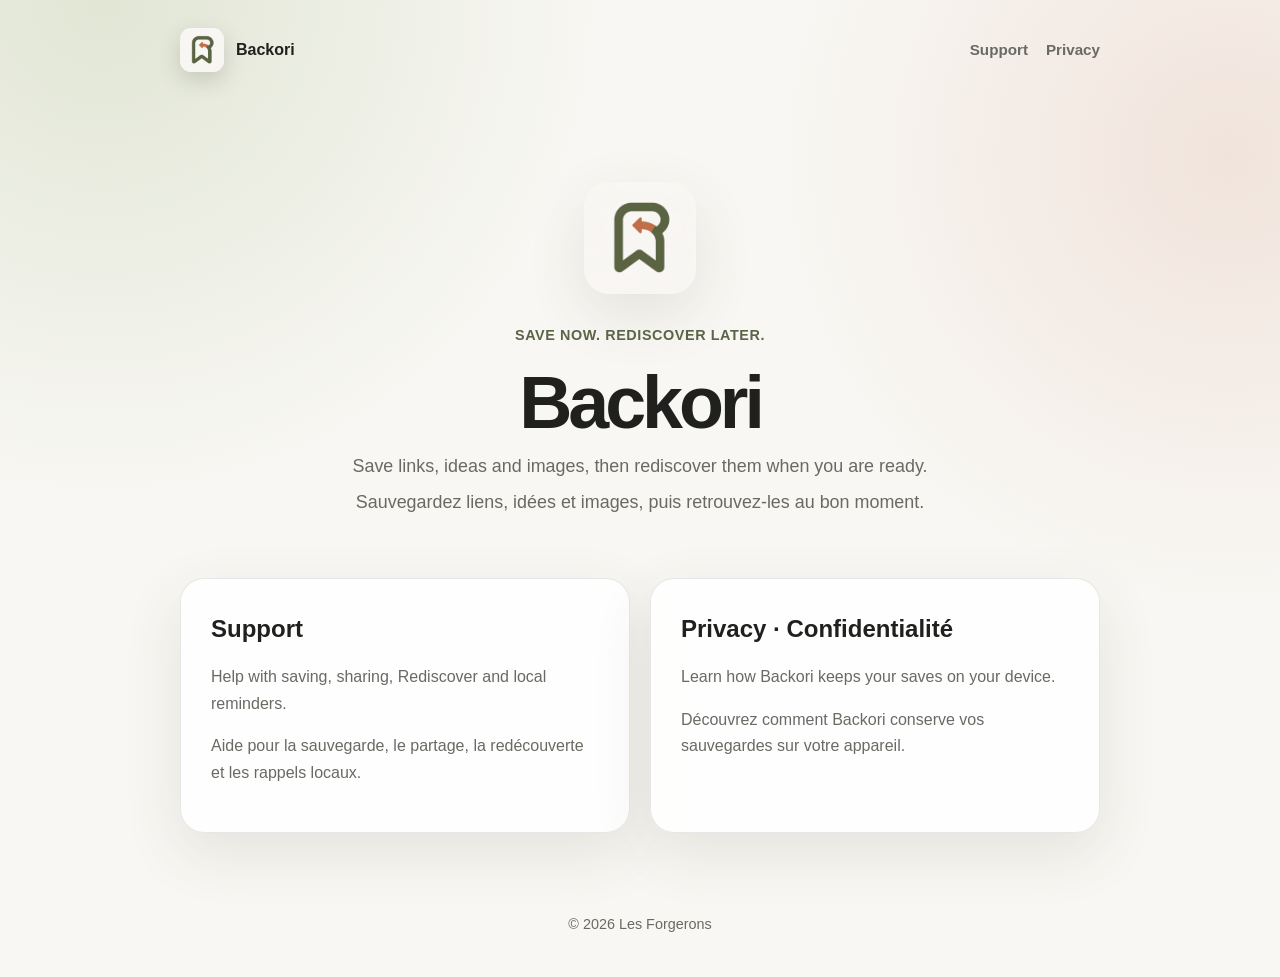
<file: index.html>
<!doctype html>
<html lang="en">
  <head>
    <meta charset="utf-8">
    <meta name="viewport" content="width=device-width, initial-scale=1">
    <meta name="description" content="Backori support and privacy information.">
    <title>Backori</title>
    <link rel="icon" href="assets/app-icon.png">
    <link rel="stylesheet" href="styles.css">
  </head>
  <body>
    <div class="shell">
      <header>
        <a class="brand" href="./">
          <img src="assets/app-icon.png" alt="">
          <span>Backori</span>
        </a>
        <nav aria-label="Main navigation">
          <a href="support/">Support</a>
          <a href="privacy/">Privacy</a>
        </nav>
      </header>

      <main>
        <section class="hero">
          <img src="assets/app-icon.png" alt="Backori app icon">
          <p class="eyebrow">Save now. Rediscover later.</p>
          <h1>Backori</h1>
          <p>Save links, ideas and images, then rediscover them when you are ready.</p>
          <p lang="fr">Sauvegardez liens, idées et images, puis retrouvez-les au bon moment.</p>
        </section>

        <section class="grid" aria-label="Information pages">
          <a class="card" href="support/">
            <h2>Support</h2>
            <p>Help with saving, sharing, Rediscover and local reminders.</p>
            <p lang="fr">Aide pour la sauvegarde, le partage, la redécouverte et les rappels locaux.</p>
          </a>
          <a class="card" href="privacy/">
            <h2>Privacy · Confidentialité</h2>
            <p>Learn how Backori keeps your saves on your device.</p>
            <p lang="fr">Découvrez comment Backori conserve vos sauvegardes sur votre appareil.</p>
          </a>
        </section>
      </main>

      <footer>© 2026 Les Forgerons</footer>
    </div>
  </body>
</html>
</file>
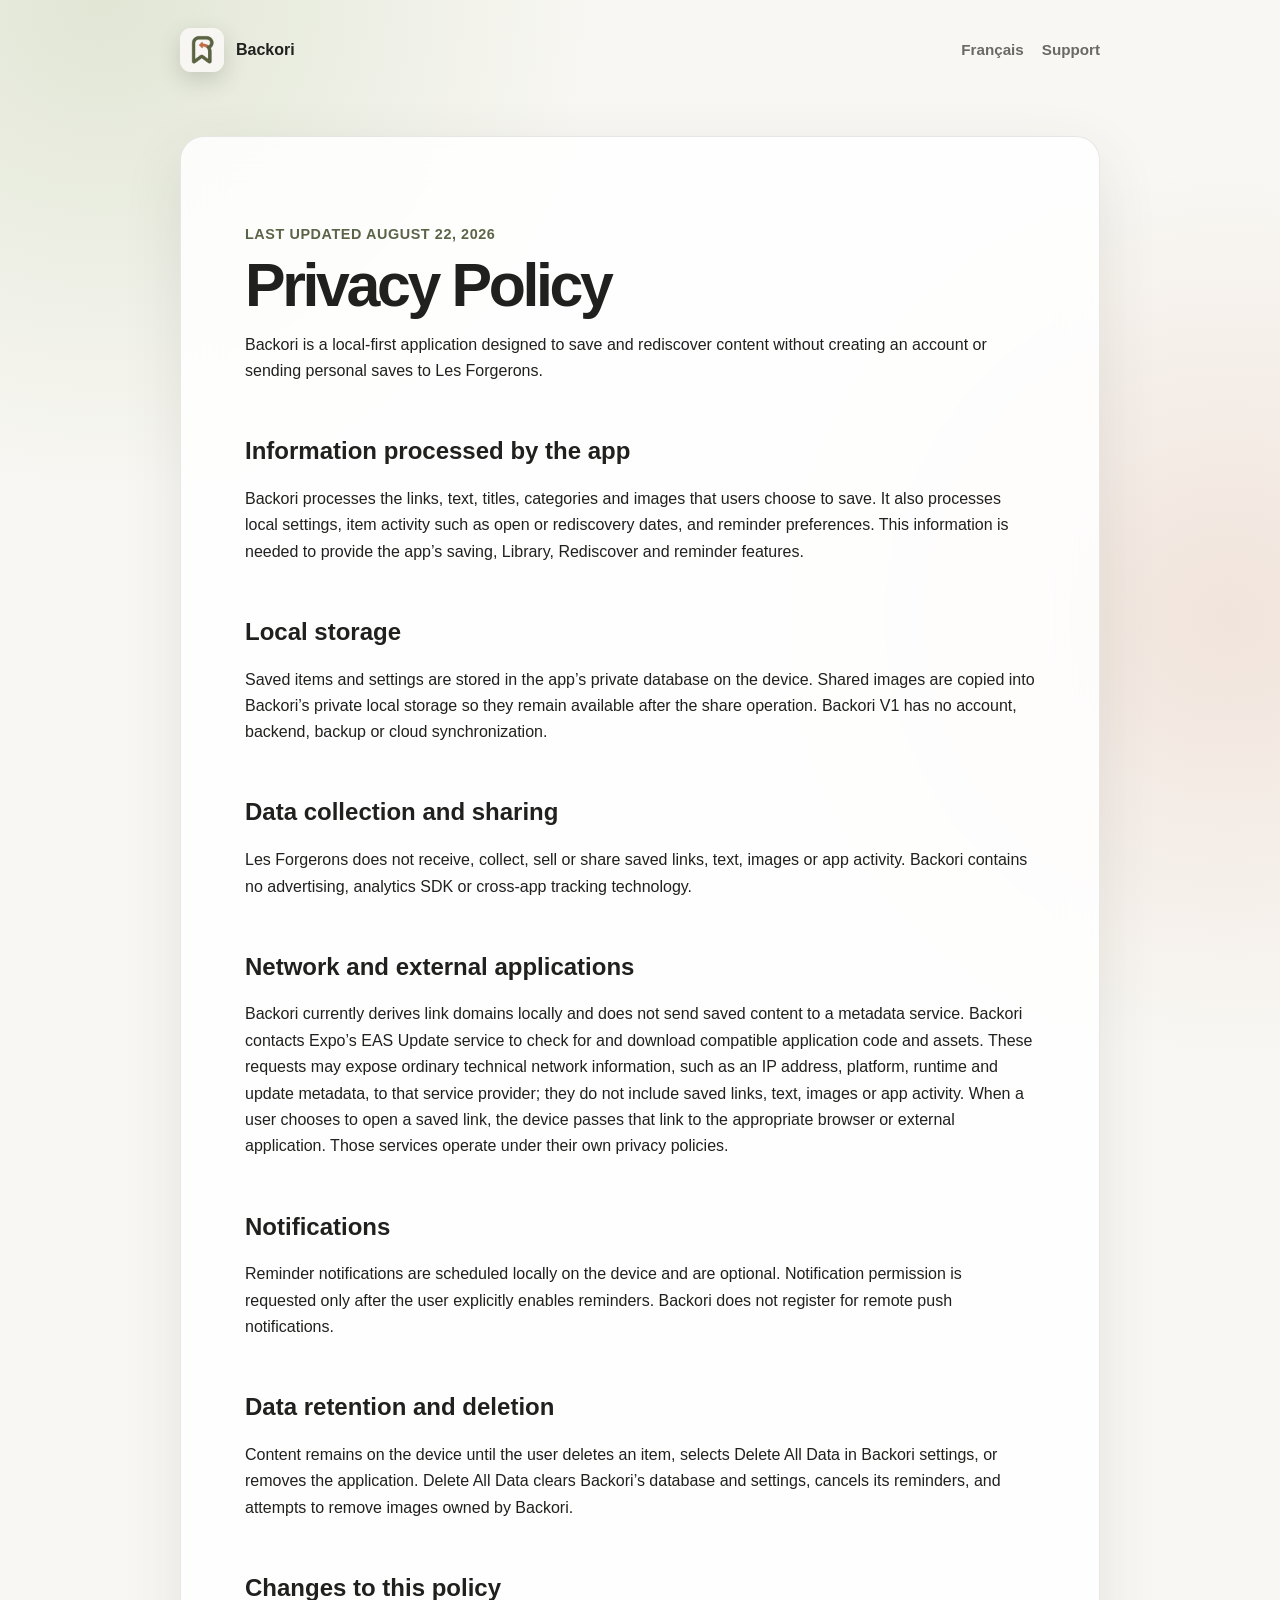
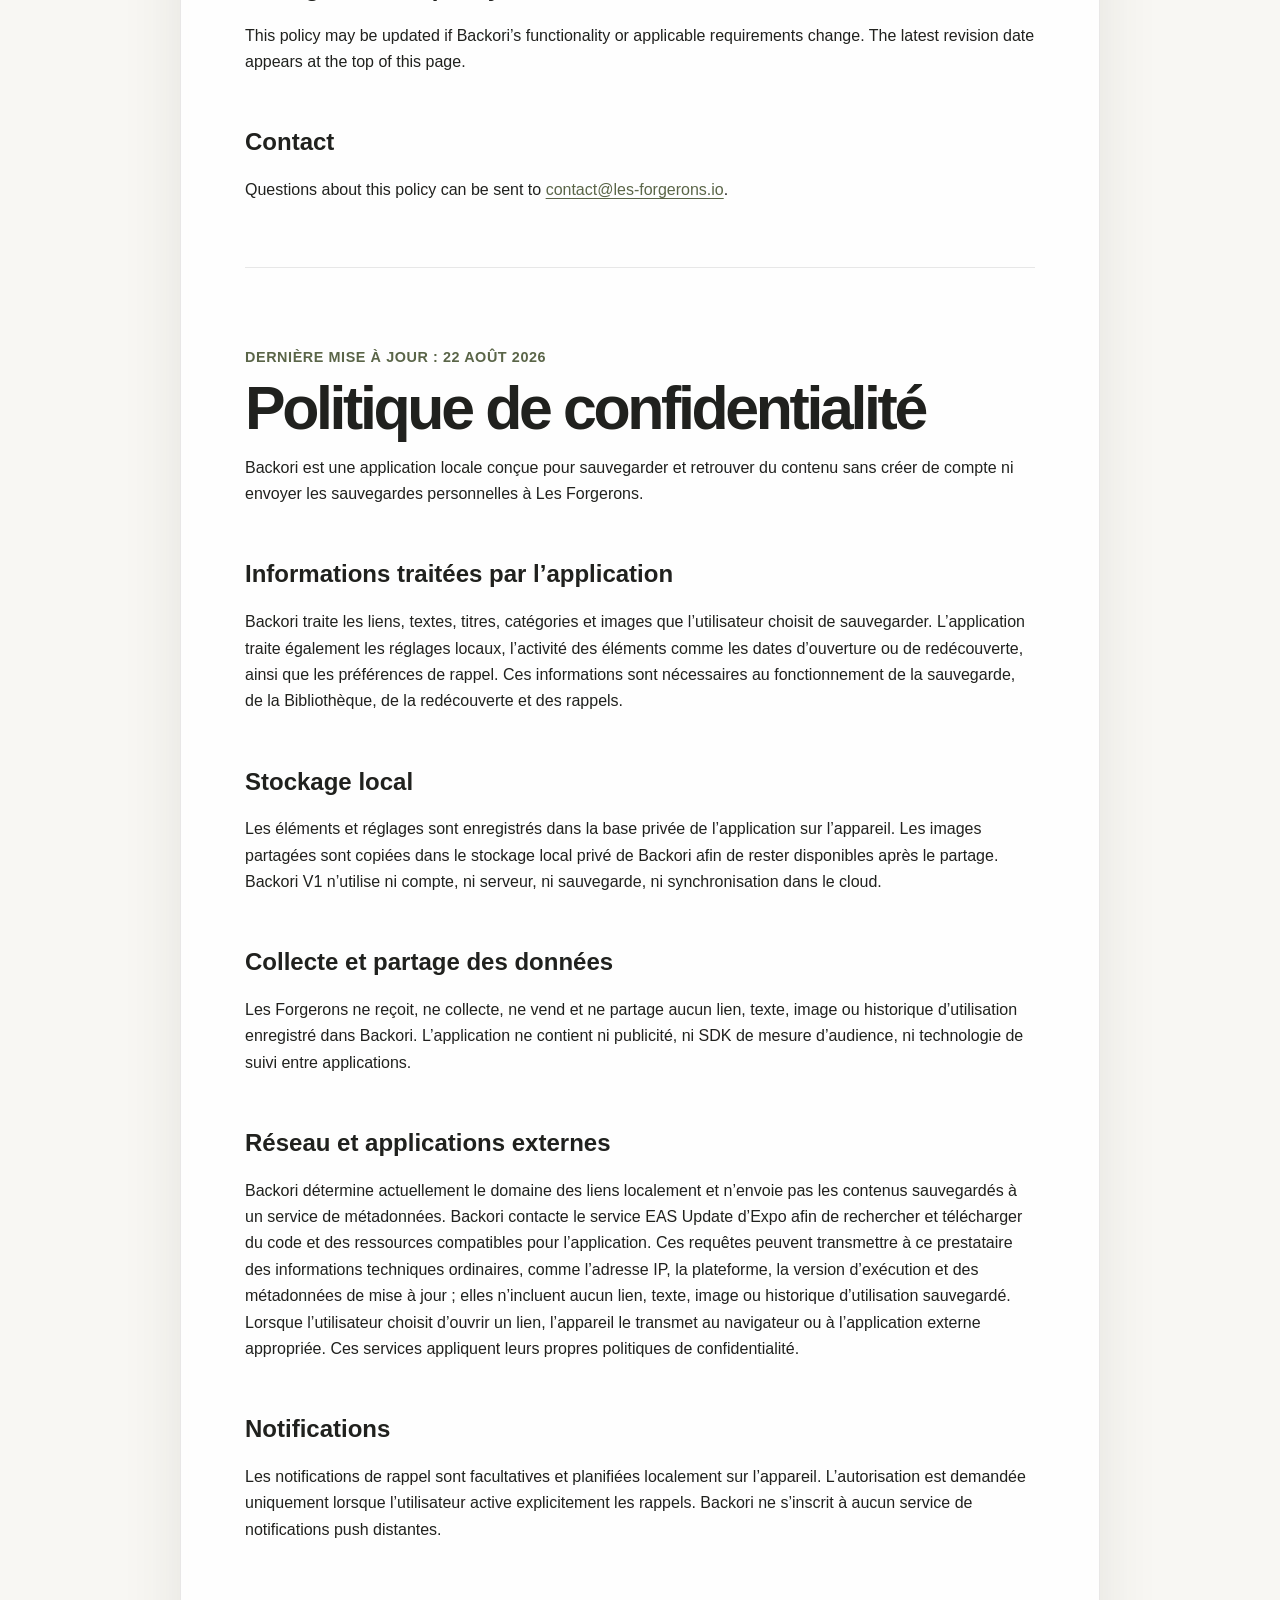
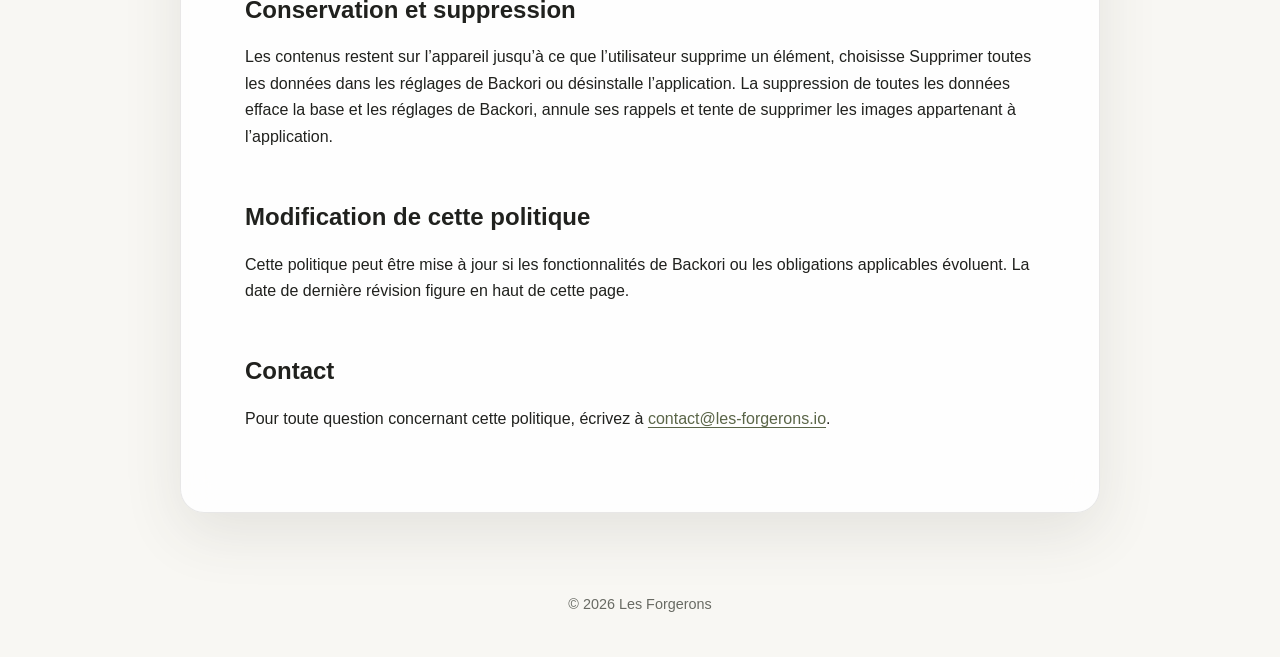
<file: privacy/index.html>
<!doctype html>
<html lang="en">
  <head>
    <meta charset="utf-8">
    <meta name="viewport" content="width=device-width, initial-scale=1">
    <meta name="description" content="Backori privacy policy.">
    <title>Privacy Policy — Backori</title>
    <link rel="icon" href="../assets/app-icon.png">
    <link rel="stylesheet" href="../styles.css">
  </head>
  <body>
    <div class="shell">
      <header>
        <a class="brand" href="../">
          <img src="../assets/app-icon.png" alt="">
          <span>Backori</span>
        </a>
        <nav aria-label="Main navigation">
          <a href="#fr">Français</a>
          <a href="../support/">Support</a>
        </nav>
      </header>

      <main class="document">
        <section class="language-block" lang="en">
          <p class="eyebrow">Last updated August 22, 2026</p>
          <h1>Privacy Policy</h1>
          <p>Backori is a local-first application designed to save and rediscover content without creating an account or sending personal saves to Les Forgerons.</p>

          <h2>Information processed by the app</h2>
          <p>Backori processes the links, text, titles, categories and images that users choose to save. It also processes local settings, item activity such as open or rediscovery dates, and reminder preferences. This information is needed to provide the app’s saving, Library, Rediscover and reminder features.</p>

          <h2>Local storage</h2>
          <p>Saved items and settings are stored in the app’s private database on the device. Shared images are copied into Backori’s private local storage so they remain available after the share operation. Backori V1 has no account, backend, backup or cloud synchronization.</p>

          <h2>Data collection and sharing</h2>
          <p>Les Forgerons does not receive, collect, sell or share saved links, text, images or app activity. Backori contains no advertising, analytics SDK or cross-app tracking technology.</p>

          <h2>Network and external applications</h2>
          <p>Backori currently derives link domains locally and does not send saved content to a metadata service. Backori contacts Expo’s EAS Update service to check for and download compatible application code and assets. These requests may expose ordinary technical network information, such as an IP address, platform, runtime and update metadata, to that service provider; they do not include saved links, text, images or app activity. When a user chooses to open a saved link, the device passes that link to the appropriate browser or external application. Those services operate under their own privacy policies.</p>

          <h2>Notifications</h2>
          <p>Reminder notifications are scheduled locally on the device and are optional. Notification permission is requested only after the user explicitly enables reminders. Backori does not register for remote push notifications.</p>

          <h2>Data retention and deletion</h2>
          <p>Content remains on the device until the user deletes an item, selects Delete All Data in Backori settings, or removes the application. Delete All Data clears Backori’s database and settings, cancels its reminders, and attempts to remove images owned by Backori.</p>

          <h2>Changes to this policy</h2>
          <p>This policy may be updated if Backori’s functionality or applicable requirements change. The latest revision date appears at the top of this page.</p>

          <h2>Contact</h2>
          <p>Questions about this policy can be sent to <a href="mailto:contact@les-forgerons.io">contact@les-forgerons.io</a>.</p>
        </section>

        <section class="language-block" id="fr" lang="fr">
          <p class="eyebrow">Dernière mise à jour : 22 août 2026</p>
          <h1>Politique de confidentialité</h1>
          <p>Backori est une application locale conçue pour sauvegarder et retrouver du contenu sans créer de compte ni envoyer les sauvegardes personnelles à Les Forgerons.</p>

          <h2>Informations traitées par l’application</h2>
          <p>Backori traite les liens, textes, titres, catégories et images que l’utilisateur choisit de sauvegarder. L’application traite également les réglages locaux, l’activité des éléments comme les dates d’ouverture ou de redécouverte, ainsi que les préférences de rappel. Ces informations sont nécessaires au fonctionnement de la sauvegarde, de la Bibliothèque, de la redécouverte et des rappels.</p>

          <h2>Stockage local</h2>
          <p>Les éléments et réglages sont enregistrés dans la base privée de l’application sur l’appareil. Les images partagées sont copiées dans le stockage local privé de Backori afin de rester disponibles après le partage. Backori V1 n’utilise ni compte, ni serveur, ni sauvegarde, ni synchronisation dans le cloud.</p>

          <h2>Collecte et partage des données</h2>
          <p>Les Forgerons ne reçoit, ne collecte, ne vend et ne partage aucun lien, texte, image ou historique d’utilisation enregistré dans Backori. L’application ne contient ni publicité, ni SDK de mesure d’audience, ni technologie de suivi entre applications.</p>

          <h2>Réseau et applications externes</h2>
          <p>Backori détermine actuellement le domaine des liens localement et n’envoie pas les contenus sauvegardés à un service de métadonnées. Backori contacte le service EAS Update d’Expo afin de rechercher et télécharger du code et des ressources compatibles pour l’application. Ces requêtes peuvent transmettre à ce prestataire des informations techniques ordinaires, comme l’adresse IP, la plateforme, la version d’exécution et des métadonnées de mise à jour ; elles n’incluent aucun lien, texte, image ou historique d’utilisation sauvegardé. Lorsque l’utilisateur choisit d’ouvrir un lien, l’appareil le transmet au navigateur ou à l’application externe appropriée. Ces services appliquent leurs propres politiques de confidentialité.</p>

          <h2>Notifications</h2>
          <p>Les notifications de rappel sont facultatives et planifiées localement sur l’appareil. L’autorisation est demandée uniquement lorsque l’utilisateur active explicitement les rappels. Backori ne s’inscrit à aucun service de notifications push distantes.</p>

          <h2>Conservation et suppression</h2>
          <p>Les contenus restent sur l’appareil jusqu’à ce que l’utilisateur supprime un élément, choisisse Supprimer toutes les données dans les réglages de Backori ou désinstalle l’application. La suppression de toutes les données efface la base et les réglages de Backori, annule ses rappels et tente de supprimer les images appartenant à l’application.</p>

          <h2>Modification de cette politique</h2>
          <p>Cette politique peut être mise à jour si les fonctionnalités de Backori ou les obligations applicables évoluent. La date de dernière révision figure en haut de cette page.</p>

          <h2>Contact</h2>
          <p>Pour toute question concernant cette politique, écrivez à <a href="mailto:contact@les-forgerons.io">contact@les-forgerons.io</a>.</p>
        </section>
      </main>

      <footer>© 2026 Les Forgerons</footer>
    </div>
  </body>
</html>
</file>
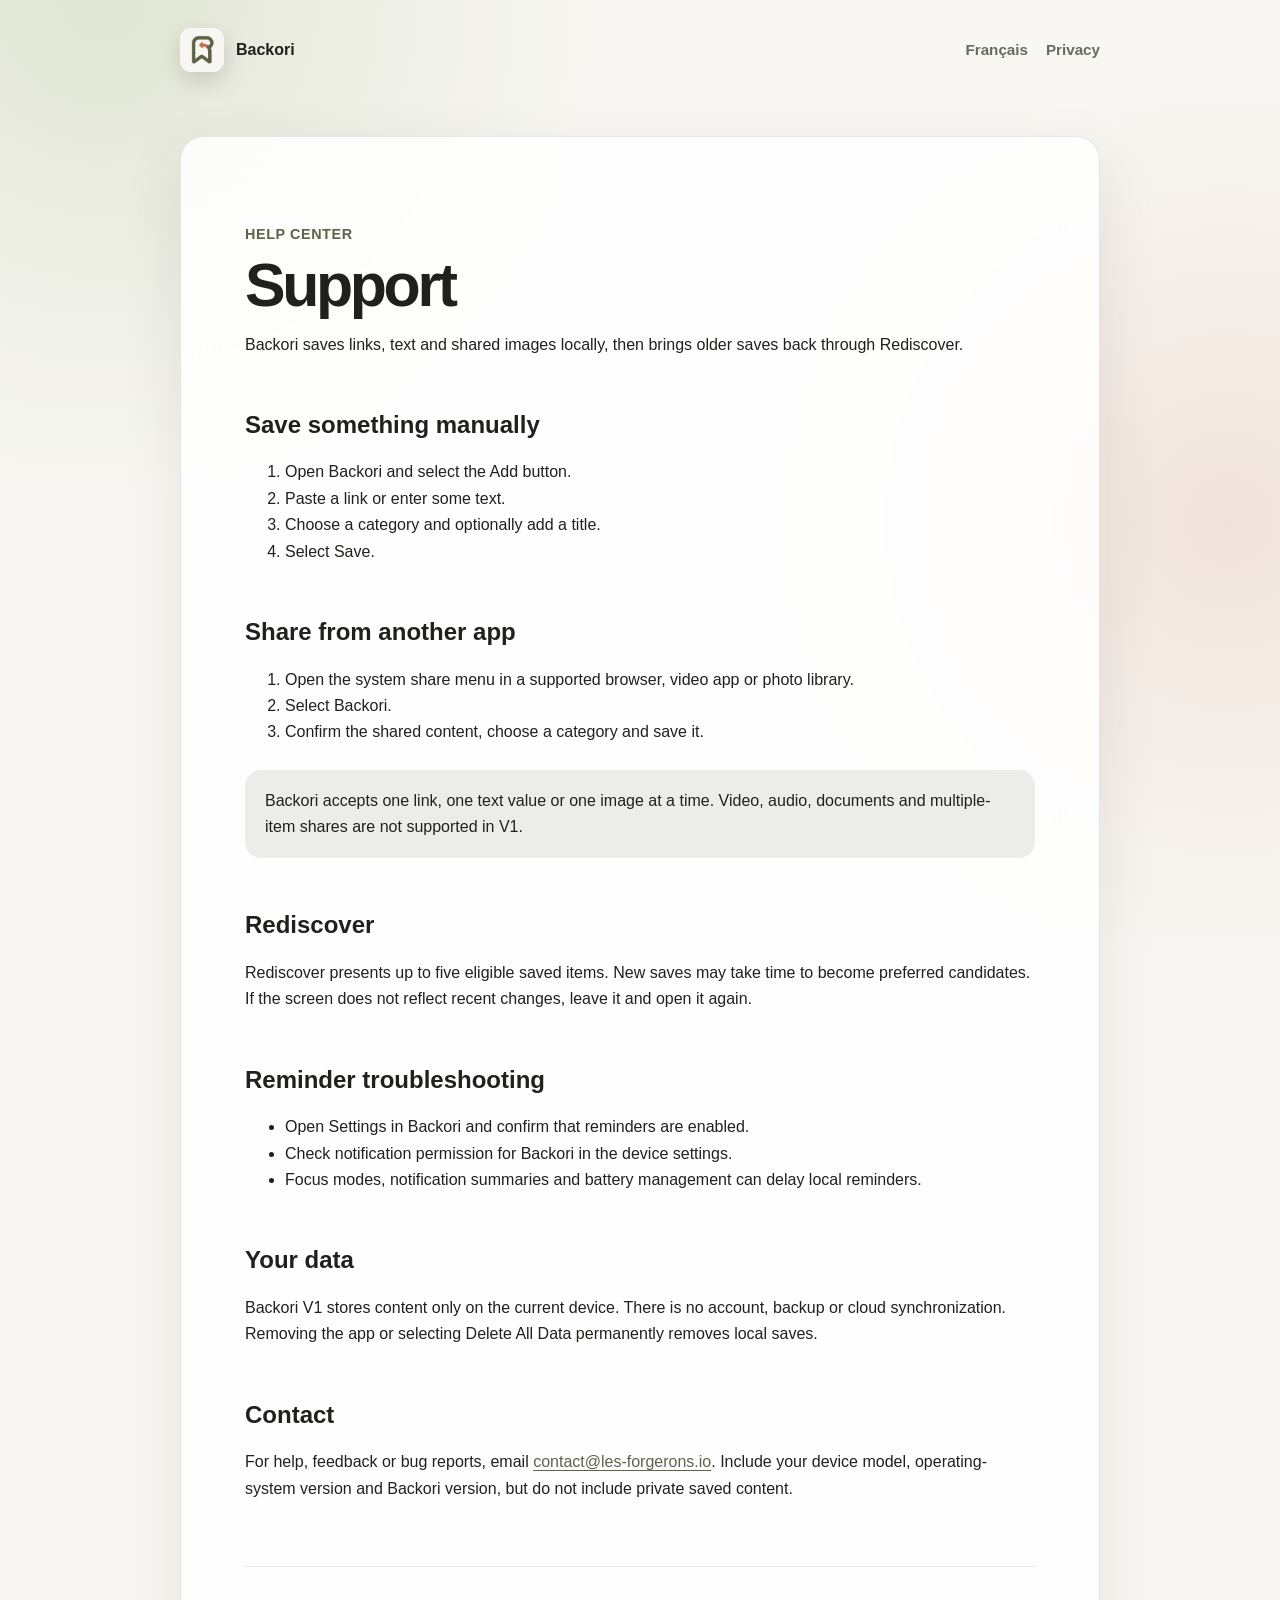
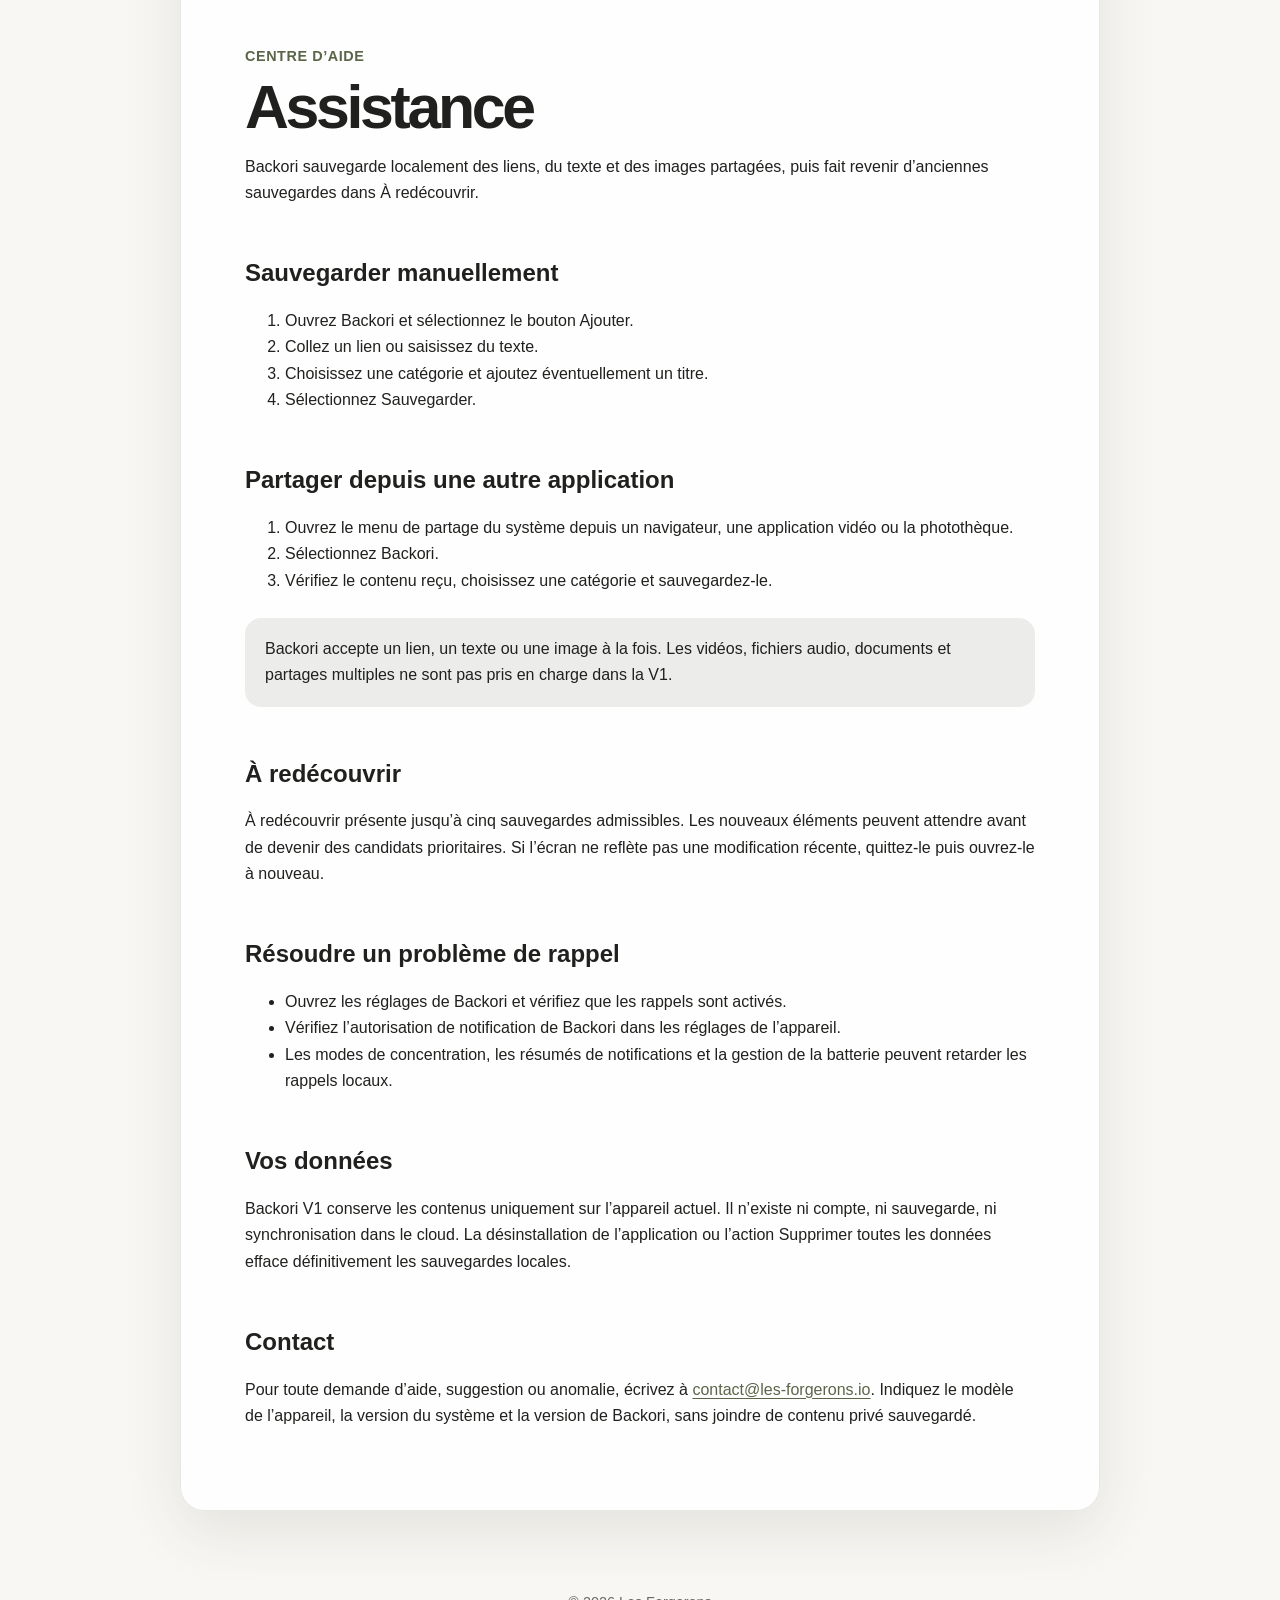
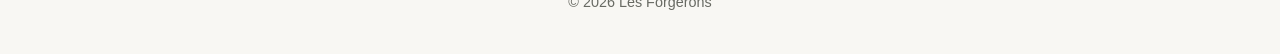
<file: support/index.html>
<!doctype html>
<html lang="en">
  <head>
    <meta charset="utf-8">
    <meta name="viewport" content="width=device-width, initial-scale=1">
    <meta name="description" content="Get help with Backori for iOS and Android.">
    <title>Support — Backori</title>
    <link rel="icon" href="../assets/app-icon.png">
    <link rel="stylesheet" href="../styles.css">
  </head>
  <body>
    <div class="shell">
      <header>
        <a class="brand" href="../">
          <img src="../assets/app-icon.png" alt="">
          <span>Backori</span>
        </a>
        <nav aria-label="Main navigation">
          <a href="#fr">Français</a>
          <a href="../privacy/">Privacy</a>
        </nav>
      </header>

      <main class="document">
        <section class="language-block" lang="en">
          <p class="eyebrow">Help center</p>
          <h1>Support</h1>
          <p>Backori saves links, text and shared images locally, then brings older saves back through Rediscover.</p>

          <h2>Save something manually</h2>
          <ol>
            <li>Open Backori and select the Add button.</li>
            <li>Paste a link or enter some text.</li>
            <li>Choose a category and optionally add a title.</li>
            <li>Select Save.</li>
          </ol>

          <h2>Share from another app</h2>
          <ol>
            <li>Open the system share menu in a supported browser, video app or photo library.</li>
            <li>Select Backori.</li>
            <li>Confirm the shared content, choose a category and save it.</li>
          </ol>
          <div class="callout">Backori accepts one link, one text value or one image at a time. Video, audio, documents and multiple-item shares are not supported in V1.</div>

          <h2>Rediscover</h2>
          <p>Rediscover presents up to five eligible saved items. New saves may take time to become preferred candidates. If the screen does not reflect recent changes, leave it and open it again.</p>

          <h2>Reminder troubleshooting</h2>
          <ul>
            <li>Open Settings in Backori and confirm that reminders are enabled.</li>
            <li>Check notification permission for Backori in the device settings.</li>
            <li>Focus modes, notification summaries and battery management can delay local reminders.</li>
          </ul>

          <h2>Your data</h2>
          <p>Backori V1 stores content only on the current device. There is no account, backup or cloud synchronization. Removing the app or selecting Delete All Data permanently removes local saves.</p>

          <h2>Contact</h2>
          <p>For help, feedback or bug reports, email <a href="mailto:contact@les-forgerons.io">contact@les-forgerons.io</a>. Include your device model, operating-system version and Backori version, but do not include private saved content.</p>
        </section>

        <section class="language-block" id="fr" lang="fr">
          <p class="eyebrow">Centre d’aide</p>
          <h1>Assistance</h1>
          <p>Backori sauvegarde localement des liens, du texte et des images partagées, puis fait revenir d’anciennes sauvegardes dans À redécouvrir.</p>

          <h2>Sauvegarder manuellement</h2>
          <ol>
            <li>Ouvrez Backori et sélectionnez le bouton Ajouter.</li>
            <li>Collez un lien ou saisissez du texte.</li>
            <li>Choisissez une catégorie et ajoutez éventuellement un titre.</li>
            <li>Sélectionnez Sauvegarder.</li>
          </ol>

          <h2>Partager depuis une autre application</h2>
          <ol>
            <li>Ouvrez le menu de partage du système depuis un navigateur, une application vidéo ou la photothèque.</li>
            <li>Sélectionnez Backori.</li>
            <li>Vérifiez le contenu reçu, choisissez une catégorie et sauvegardez-le.</li>
          </ol>
          <div class="callout">Backori accepte un lien, un texte ou une image à la fois. Les vidéos, fichiers audio, documents et partages multiples ne sont pas pris en charge dans la V1.</div>

          <h2>À redécouvrir</h2>
          <p>À redécouvrir présente jusqu’à cinq sauvegardes admissibles. Les nouveaux éléments peuvent attendre avant de devenir des candidats prioritaires. Si l’écran ne reflète pas une modification récente, quittez-le puis ouvrez-le à nouveau.</p>

          <h2>Résoudre un problème de rappel</h2>
          <ul>
            <li>Ouvrez les réglages de Backori et vérifiez que les rappels sont activés.</li>
            <li>Vérifiez l’autorisation de notification de Backori dans les réglages de l’appareil.</li>
            <li>Les modes de concentration, les résumés de notifications et la gestion de la batterie peuvent retarder les rappels locaux.</li>
          </ul>

          <h2>Vos données</h2>
          <p>Backori V1 conserve les contenus uniquement sur l’appareil actuel. Il n’existe ni compte, ni sauvegarde, ni synchronisation dans le cloud. La désinstallation de l’application ou l’action Supprimer toutes les données efface définitivement les sauvegardes locales.</p>

          <h2>Contact</h2>
          <p>Pour toute demande d’aide, suggestion ou anomalie, écrivez à <a href="mailto:contact@les-forgerons.io">contact@les-forgerons.io</a>. Indiquez le modèle de l’appareil, la version du système et la version de Backori, sans joindre de contenu privé sauvegardé.</p>
        </section>
      </main>

      <footer>© 2026 Les Forgerons</footer>
    </div>
  </body>
</html>
</file>
<file: styles.css>
:root {
  color-scheme: light dark;
  --background: #f8f7f3;
  --surface: rgba(255, 255, 255, 0.86);
  --text: #20211e;
  --muted: #686a63;
  --line: rgba(32, 33, 30, 0.1);
  --accent: #5a6548;
  --accent-soft: rgba(90, 101, 72, 0.11);
  --shadow: 0 20px 60px rgba(64, 68, 53, 0.11);
}

* {
  box-sizing: border-box;
}

html {
  scroll-behavior: smooth;
}

body {
  margin: 0;
  min-height: 100vh;
  color: var(--text);
  background:
    radial-gradient(circle at 8% 0%, rgba(184, 199, 158, 0.36), transparent 31rem),
    radial-gradient(circle at 96% 16%, rgba(200, 117, 85, 0.15), transparent 28rem),
    var(--background);
  font-family: -apple-system, BlinkMacSystemFont, "Segoe UI", sans-serif;
  line-height: 1.65;
}

a {
  color: var(--accent);
  text-underline-offset: 0.2em;
}

.shell {
  width: min(920px, calc(100% - 32px));
  margin: 0 auto;
}

header {
  display: flex;
  align-items: center;
  justify-content: space-between;
  gap: 24px;
  padding: 28px 0;
}

.brand {
  display: inline-flex;
  align-items: center;
  gap: 12px;
  color: var(--text);
  font-weight: 750;
  text-decoration: none;
}

.brand img {
  width: 44px;
  height: 44px;
  border-radius: 11px;
  box-shadow: 0 8px 22px rgba(64, 68, 53, 0.2);
}

nav {
  display: flex;
  gap: 18px;
  font-size: 0.95rem;
}

nav a {
  color: var(--muted);
  font-weight: 650;
  text-decoration: none;
}

.hero {
  padding: 82px 0 60px;
  text-align: center;
}

.hero img {
  width: 112px;
  height: 112px;
  border-radius: 25px;
  box-shadow: var(--shadow);
}

h1 {
  margin: 18px 0 12px;
  font-size: clamp(2.4rem, 8vw, 4.6rem);
  letter-spacing: -0.055em;
  line-height: 1;
}

.hero > p:not(.eyebrow) {
  max-width: 650px;
  margin: 7px auto 0;
  color: var(--muted);
  font-size: 1.12rem;
}

.eyebrow {
  margin: 22px 0 0;
  color: var(--accent);
  font-size: 0.9rem;
  font-weight: 750;
  letter-spacing: 0.04em;
  text-transform: uppercase;
}

.grid {
  display: grid;
  grid-template-columns: repeat(2, minmax(0, 1fr));
  gap: 20px;
  padding-bottom: 80px;
}

.card,
.document {
  border: 1px solid var(--line);
  border-radius: 24px;
  background: var(--surface);
  box-shadow: var(--shadow);
  backdrop-filter: blur(18px);
}

.card {
  padding: 30px;
  color: var(--text);
  text-decoration: none;
  transition: transform 160ms ease, border-color 160ms ease;
}

.card:hover {
  transform: translateY(-3px);
  border-color: rgba(90, 101, 72, 0.38);
}

.card h2 {
  margin: 0 0 8px;
}

.card p,
.updated {
  color: var(--muted);
}

.document {
  margin: 36px 0 80px;
  padding: clamp(26px, 6vw, 64px);
}

.document h1 {
  margin-top: 8px;
  font-size: clamp(2.2rem, 7vw, 3.8rem);
}

.document h2 {
  margin-top: 2.2em;
  line-height: 1.2;
}

.language-block + .language-block {
  margin-top: 64px;
  padding-top: 56px;
  border-top: 1px solid var(--line);
}

.callout {
  margin: 24px 0;
  padding: 18px 20px;
  border-radius: 16px;
  background: var(--accent-soft);
}

footer {
  padding: 0 0 40px;
  color: var(--muted);
  text-align: center;
  font-size: 0.9rem;
}

@media (prefers-reduced-motion: reduce) {
  html {
    scroll-behavior: auto;
  }

  .card {
    transition: none;
  }
}

@media (prefers-color-scheme: dark) {
  :root {
    --background: #161714;
    --surface: rgba(32, 33, 30, 0.88);
    --text: #f4f3ed;
    --muted: #b4b5ae;
    --line: rgba(244, 243, 237, 0.1);
    --accent: #b8c79e;
    --accent-soft: rgba(184, 199, 158, 0.12);
    --shadow: 0 20px 60px rgba(0, 0, 0, 0.3);
  }
}

@media (max-width: 640px) {
  header {
    align-items: flex-start;
  }

  nav {
    flex-direction: column;
    gap: 4px;
    text-align: right;
  }

  .hero {
    padding-top: 44px;
  }

  .grid {
    grid-template-columns: 1fr;
  }
}
</file>
